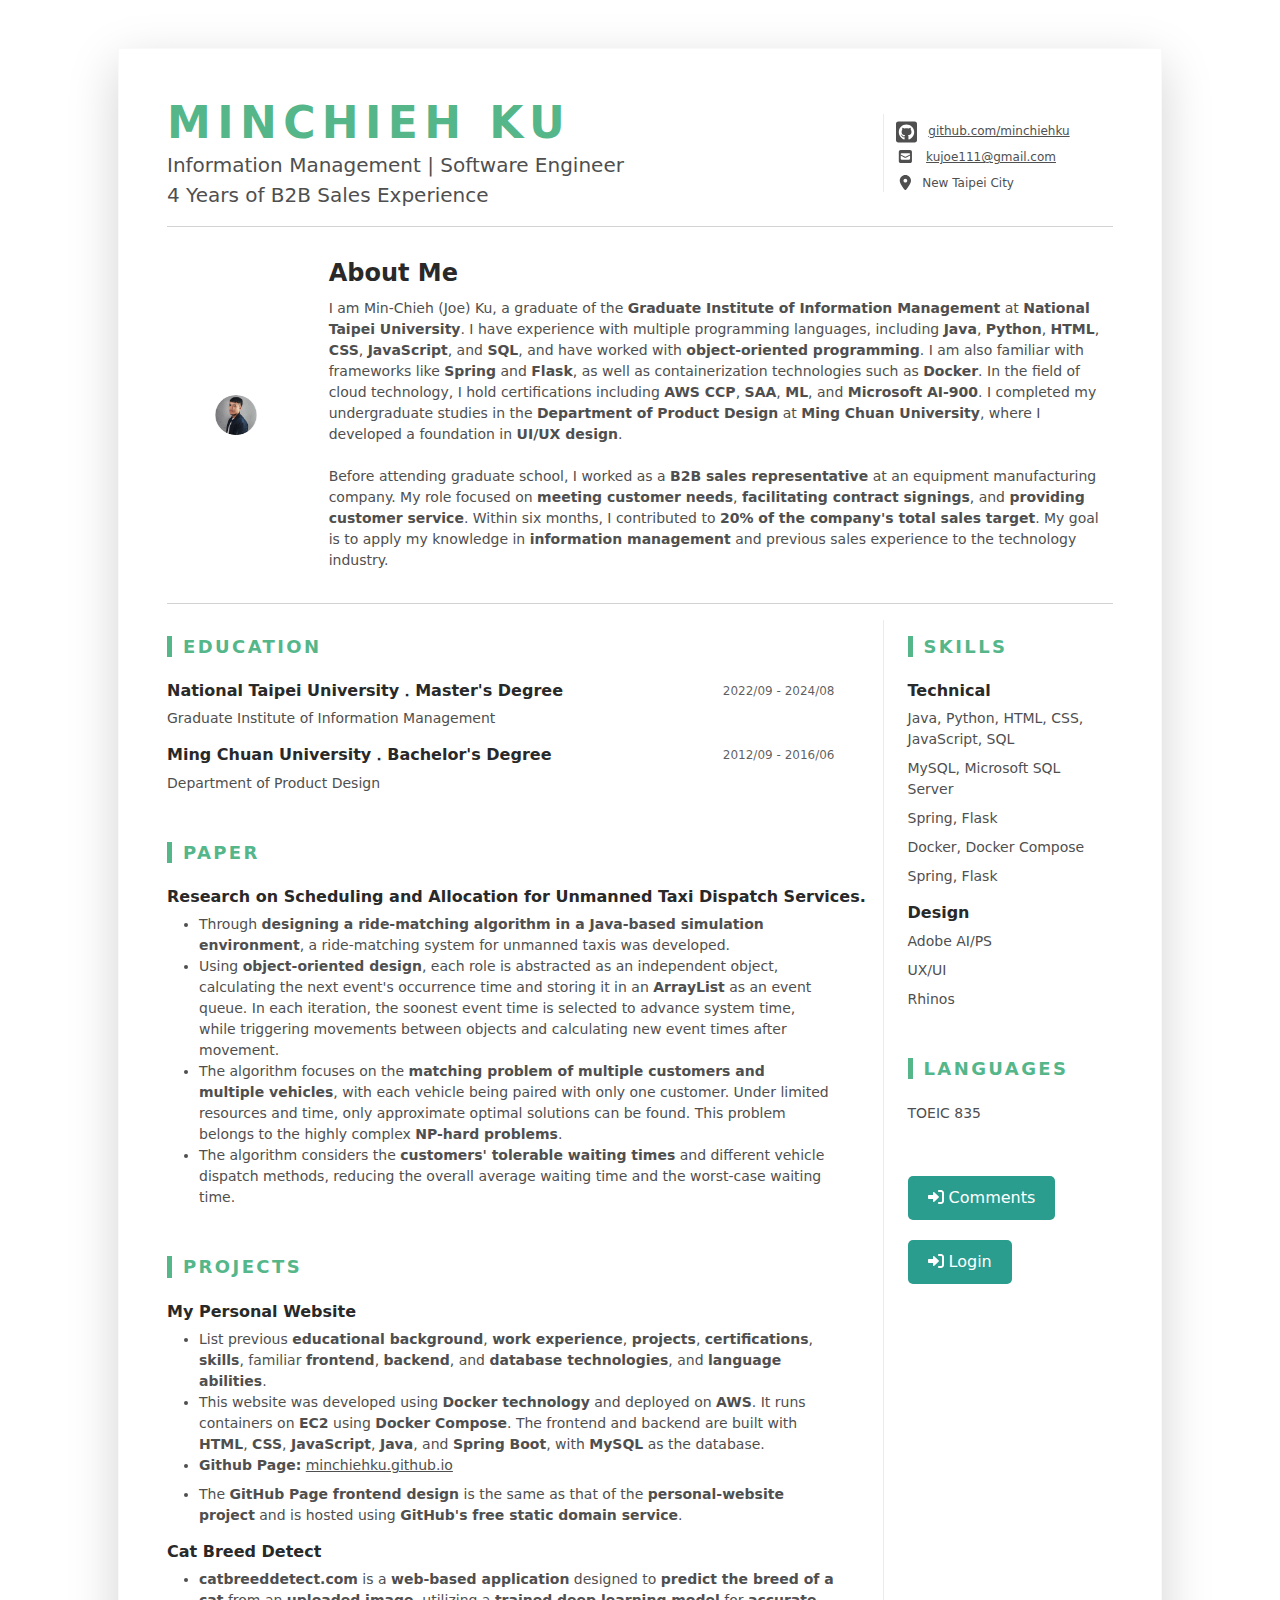
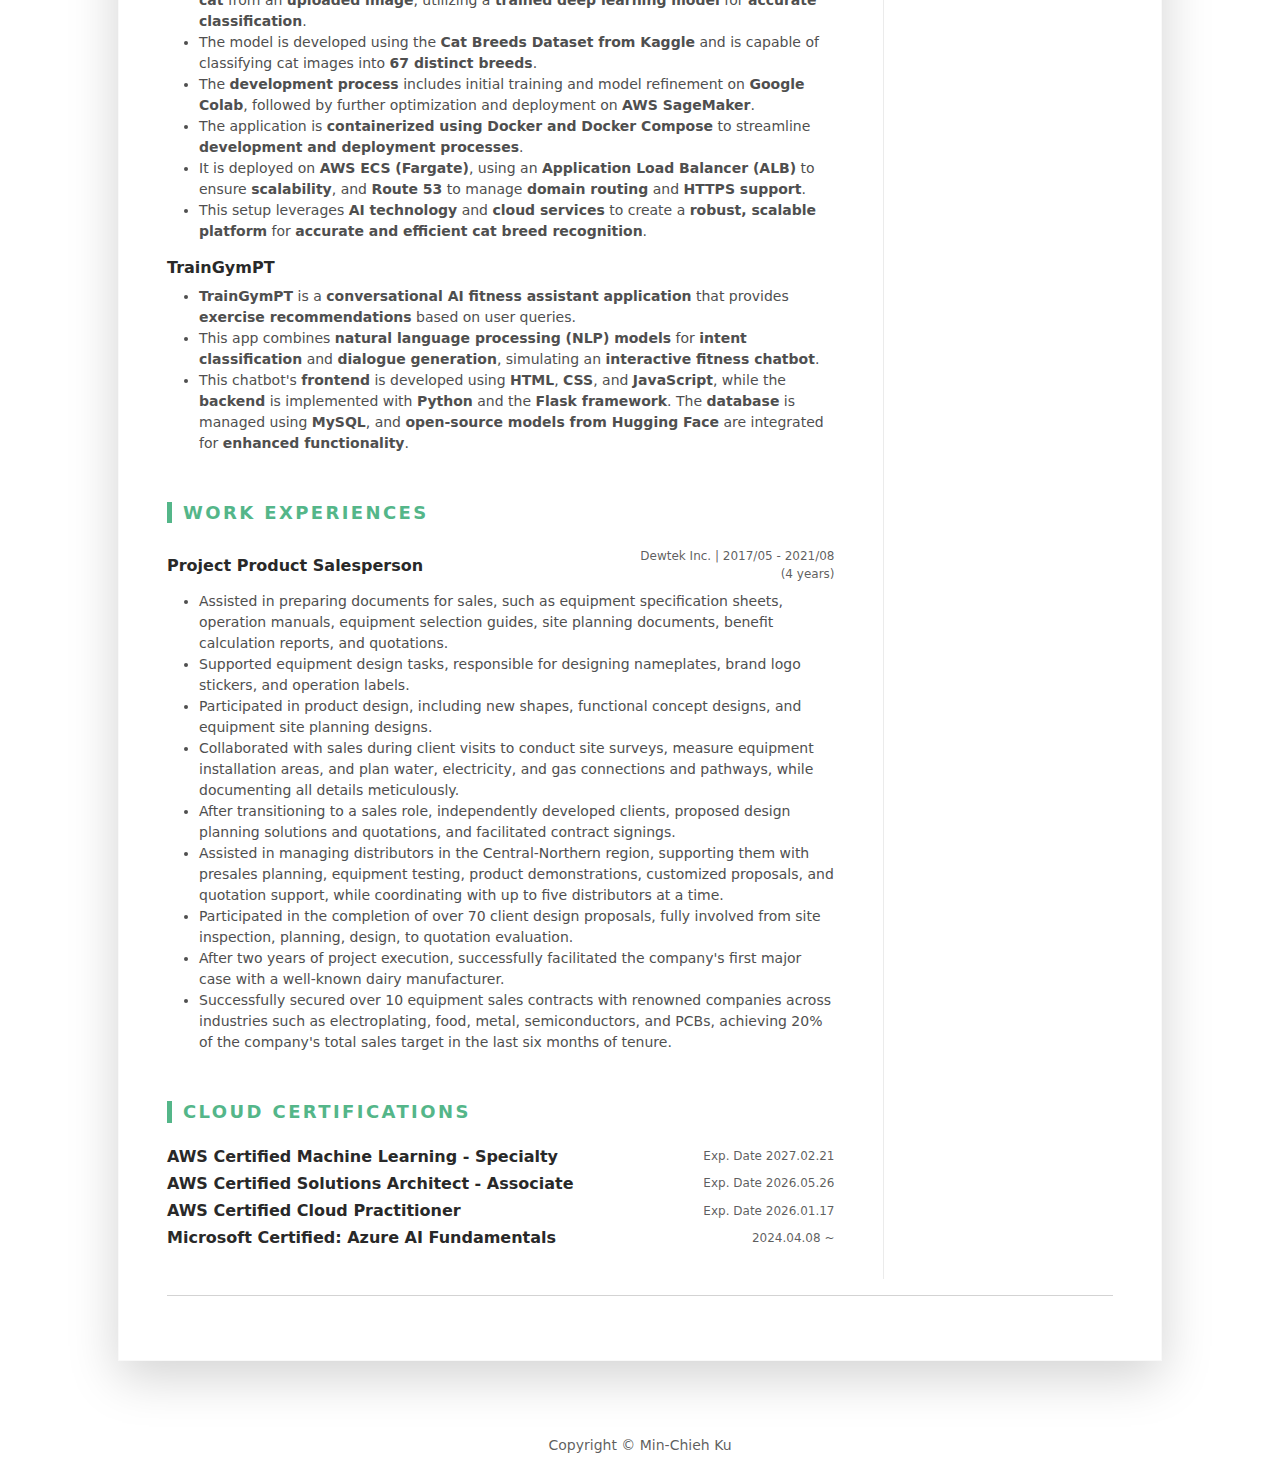
<file: src/main/resources/static/index.html>
<!DOCTYPE html>
<html lang="en">
<head>
    <title>MinChieh Ku Resume</title>

    <!-- Meta -->
    <meta charset="utf-8">
    <meta http-equiv="X-UA-Compatible" content="IE=edge">
    <meta name="viewport" content="width=device-width, initial-scale=1.0">
    <meta name="description" content="">
    <meta name="author" content="Xiaoying Riley at 3rd Wave Media">

    <!-- Google Fonts -->
    <link href="https://fonts.googleapis.com/css?family=Roboto:300,400,500,700,900" rel="stylesheet">

    <!-- FontAwesome JS-->
    <script defer src="assets/fontawesome/js/all.min.js"></script>

    <!-- Theme CSS -->
    <link id="theme-style" rel="stylesheet" href="assets/css/devresume.css">
    <!-- <link id="theme-style" rel="stylesheet" href="assets/css/indexStyles.css"> -->
</head>
<body>
    <div class="main-wrapper">
        <div class="container px-3 px-lg-5">
            <article class="resume-wrapper mx-auto theme-bg-light p-5 mb-5 my-5 shadow-lg">
                <div class="resume-header">
                    <div class="row align-items-center">
                        <div class="resume-title col-12 col-md-6 col-lg-8 col-xl-9">
                            <h2 class="resume-name mb-0 text-uppercase">MinChieh Ku</h2>
                            <div class="resume-tagline mb-3 mb-md-0">Information Management | Software Engineer</div>
                            <div class="resume-tagline mb-3 mb-md-0">4 Years of B2B Sales Experience</div>
                        </div>
                        <div class="resume-contact col-12 col-md-6 col-lg-4 col-xl-3">
                            <ul class="list-unstyled mb-0">
                                <li class="mb-2">
                                    <i class="fab fa-github-square fa-2x me-2" data-fa-transform="down-4"></i>
                                    <a class="resume-link" href="https://github.com/minchiehku" target="_blank">github.com/minchiehku</a>
                                </li>
                                <li class="mb-2">
                                    <i class="fas fa-envelope-square fa-fw fa-lg me-2"></i>
                                    <a class="resume-link" href="mailto:kujoe111@gmail.com">kujoe111@gmail.com</a>
                                </li>
                        
                                <li class="mb-0">
                                    <i class="fas fa-map-marker-alt fa-fw fa-lg me-2"></i>New Taipei City
                                </li>
                                
                            </ul>
                        </div>
                    </div>
                </div>

                <hr>

                <div class="resume-intro py-3">
                    <div class="row align-items-center">
                        <div class="col-12 col-md-3 col-xl-2 text-center">
                            <div class="p-5">
                                <img class="img-fluid rounded-circle" src="assets/images/resume-profile.PNG" alt="Profile Image" />
                            </div>
                        </div>
                        <div class="col text-start">
                            <h2 style="font-size: 24px; font-weight: bold; margin-bottom: 10px;">About Me</h2>
                            <p class="mb-0">
								I am Min-Chieh (Joe) Ku, a graduate of the <strong>Graduate Institute of Information Management</strong> at <strong>National Taipei University</strong>. I have experience with multiple programming languages, including <strong>Java</strong>, <strong>Python</strong>, <strong>HTML</strong>, <strong>CSS</strong>, <strong>JavaScript</strong>, and <strong>SQL</strong>, and have worked with <strong>object-oriented programming</strong>. I am also familiar with frameworks like <strong>Spring</strong> and <strong>Flask</strong>, as well as containerization technologies such as <strong>Docker</strong>. In the field of cloud technology, I hold certifications including <strong>AWS CCP</strong>, <strong>SAA</strong>, <strong>ML</strong>, and <strong>Microsoft AI-900</strong>. I completed my undergraduate studies in the <strong>Department of Product Design</strong> at <strong>Ming Chuan University</strong>, where I developed a foundation in <strong>UI/UX design</strong>.
                                <br><br>
								Before attending graduate school, I worked as a <strong>B2B sales representative</strong> at an equipment manufacturing company. My role focused on <strong>meeting customer needs</strong>, <strong>facilitating contract signings</strong>, and <strong>providing customer service</strong>. Within six months, I contributed to <strong>20% of the company's total sales target</strong>. My goal is to apply my knowledge in <strong>information management</strong> and previous sales experience to the technology industry.
                            </p>
                        </div>
                    </div>
                </div>

                <hr>

                <div class="resume-body">
                    <div class="row">
                        <div class="resume-main col-12 col-lg-8 col-xl-9 pe-0 pe-lg-5">
                            <!-- Education Section -->
                            <section class="project-section py-3">
                                <h3 class="text-uppercase resume-section-heading mb-4">Education</h3>
                                <div class="item mb-3">
                                    <div class="item-heading row align-items-center mb-2">
                                        <h4 class="item-title col-12 col-md-6 col-lg-8 mb-2 mb-md-0">
                                            National Taipei University．Master's Degree
                                        </h4>
                                        <div class="item-meta col-12 col-md-6 col-lg-4 text-muted text-start text-md-end">
                                            2022/09 - 2024/08
                                        </div>
                                    </div>
                                    <div class="item-content">
                                        <p>Graduate Institute of Information Management</p>
                                    </div>
                                </div>
                                <div class="item">
                                    <div class="item-heading row align-items-center mb-2">
                                        <h4 class="item-title col-12 col-md-6 col-lg-8 mb-2 mb-md-0">
                                            Ming Chuan University．Bachelor's Degree
                                        </h4>
                                        <div class="item-meta col-12 col-md-6 col-lg-4 text-muted text-start text-md-end">
                                            2012/09 - 2016/06
                                        </div>
                                    </div>
                                    <div class="item-content">
                                        <p>Department of Product Design</p>
                                    </div>
                                </div>
                            </section>

                            <!-- Paper Section -->
                            <section class="paper-section py-3">
                                <h3 class="text-uppercase resume-section-heading mb-4">Paper</h3>
                                <div class="item mb-3">
                                    <div class="item-heading row align-items-center mb-2">
                                        <h4 class="item-title col-12 col-md-6 col-lg-8 mb-2 mb-md-0">
                                            <nobr>Research on Scheduling and Allocation for Unmanned Taxi Dispatch Services.</nobr>
                                        </h4>
                                    </div>
                                    <div class="item-content">
                                        <ul class="resume-list">
                                            <li>
                                                Through <strong>designing a ride-matching algorithm in a Java-based simulation environment</strong>, a ride-matching system for unmanned taxis was developed.
                                            </li>
                                            <li>
                                                Using <strong>object-oriented design</strong>, each role is abstracted as an independent object, calculating the next event's occurrence time and storing it in an <strong>ArrayList</strong> as an event queue. In each iteration, the soonest event time is selected to advance system time, while triggering movements between objects and calculating new event times after movement.
                                            </li>
                                            <li>
                                                The algorithm focuses on the <strong>matching problem of multiple customers and multiple vehicles</strong>, with each vehicle being paired with only one customer. Under limited resources and time, only approximate optimal solutions can be found. This problem belongs to the highly complex <strong>NP-hard problems</strong>.
                                            </li>
                                            <li>
                                                The algorithm considers the <strong>customers' tolerable waiting times</strong> and different vehicle dispatch methods, reducing the overall average waiting time and the worst-case waiting time.
                                            </li>
                                        </ul>
                                    </div>
                                </div>
                            </section>

                            <!-- Projects Section -->
                            <section class="paper-section py-3">
                                <h3 class="text-uppercase resume-section-heading mb-4">Projects</h3>
                                <div class="item mb-3">
                                    <!-- Project 1 -->
                                    <div class="item-heading row align-items-center mb-2">
                                        <h4 class="item-title col-12 col-md-6 col-lg-8 mb-2 mb-md-0">
                                            <nobr>My Personal Website</nobr>
                                        </h4>
                                    </div>
                                    <div class="item-content">
                                        <ul class="resume-list">
                                            <li>
                                                List previous <strong>educational background</strong>, <strong>work experience</strong>, <strong>projects</strong>, <strong>certifications</strong>, <strong>skills</strong>, familiar <strong>frontend</strong>, <strong>backend</strong>, and <strong>database technologies</strong>, and <strong>language abilities</strong>.
                                            </li>
                                            <li>
                                                This website was developed using <strong>Docker technology</strong> and deployed on <strong>AWS</strong>. It runs containers on <strong>EC2</strong> using <strong>Docker Compose</strong>. The frontend and backend are built with <strong>HTML</strong>, <strong>CSS</strong>, <strong>JavaScript</strong>, <strong>Java</strong>, and <strong>Spring Boot</strong>, with <strong>MySQL</strong> as the database.
                                            </li>
                                            <li class="mb-2">
                                                <strong>Github Page:</strong>
                                                <a class="resume-link" href="https://minchiehku.github.io/">minchiehku.github.io</a>
                                            </li>
                                            <li>
                                                The <strong>GitHub Page frontend design</strong> is the same as that of the <strong>personal-website project</strong> and is hosted using <strong>GitHub's free static domain service</strong>.
                                            </li>                                            
                                        </ul>
                                    </div>

                                    <!-- Project 2 -->
                                    <div class="item-heading row align-items-center mb-2">
                                        <h4 class="item-title col-12 col-md-6 col-lg-8 mb-2 mb-md-0">
                                            <nobr>Cat Breed Detect</nobr>
                                        </h4>
                                    </div>
                                    <div class="item-content">
                                        <ul class="resume-list">
                                            <li>
                                                <strong>catbreeddetect.com</strong> is a <strong>web-based application</strong> designed to <strong>predict the breed of a cat</strong> from an <strong>uploaded image</strong>, utilizing a <strong>trained deep learning model</strong> for <strong>accurate classification</strong>.
                                            </li>
                                            <li>
                                                The model is developed using the <strong>Cat Breeds Dataset from Kaggle</strong> and is capable of classifying cat images into <strong>67 distinct breeds</strong>.
                                            </li>
                                            <li>
                                                The <strong>development process</strong> includes initial training and model refinement on <strong>Google Colab</strong>, followed by further optimization and deployment on <strong>AWS SageMaker</strong>.
                                            </li>
                                            <li>
                                                The application is <strong>containerized using Docker and Docker Compose</strong> to streamline <strong>development and deployment processes</strong>.
                                            </li>
                                            <li>
                                                It is deployed on <strong>AWS ECS (Fargate)</strong>, using an <strong>Application Load Balancer (ALB)</strong> to ensure <strong>scalability</strong>, and <strong>Route 53</strong> to manage <strong>domain routing</strong> and <strong>HTTPS support</strong>.
                                            </li>
                                            <li>
                                                This setup leverages <strong>AI technology</strong> and <strong>cloud services</strong> to create a <strong>robust, scalable platform</strong> for <strong>accurate and efficient cat breed recognition</strong>.
                                            </li>                                            
                                        </ul>
                                    </div>

									<!-- Project 3 -->
									<div class="item-heading row align-items-center mb-2">
										<h4 class="item-title col-12 col-md-6 col-lg-8 mb-2 mb-md-0">
											<nobr>TrainGymPT</nobr>
										</h4>
									</div>
									<div class="item-content">
										<ul class="resume-list">
                                            <li>
                                                <strong>TrainGymPT</strong> is a <strong>conversational AI fitness assistant application</strong> that provides <strong>exercise recommendations</strong> based on user queries.
                                            </li>
                                            <li>
                                                This app combines <strong>natural language processing (NLP) models</strong> for <strong>intent classification</strong> and <strong>dialogue generation</strong>, simulating an <strong>interactive fitness chatbot</strong>.
                                            </li>
                                            <li>
                                                This chatbot's <strong>frontend</strong> is developed using <strong>HTML</strong>, <strong>CSS</strong>, and <strong>JavaScript</strong>, while the <strong>backend</strong> is implemented with <strong>Python</strong> and the <strong>Flask framework</strong>. The <strong>database</strong> is managed using <strong>MySQL</strong>, and <strong>open-source models from Hugging Face</strong> are integrated for <strong>enhanced functionality</strong>.
                                            </li>                                            
										</ul>
									</div>

                                </div>
                            </section>

                            <!-- Work Experiences Section -->
                            <section class="work-section py-3">
                                <h3 class="text-uppercase resume-section-heading mb-4">Work Experiences</h3>
                                <div class="item mb-3">
                                    <div class="item-heading row align-items-center mb-2">
                                        <h4 class="item-title col-12 col-md-6 col-lg-8 mb-2 mb-md-0">
                                            Project Product Salesperson
                                        </h4>
                                        <div class="item-meta col-12 col-md-6 col-lg-4 text-muted text-start text-md-end">
                                            Dewtek Inc. | 2017/05 - 2021/08 (4 years)
                                        </div>
                                    </div>
                                    <div class="item-content">
                                        <ul class="resume-list">
                                            <li>
                                                Assisted in preparing documents for sales, such as equipment specification sheets, operation manuals, equipment selection guides, site planning documents, benefit calculation reports, and quotations.
                                            </li>
                                            <li>
                                                Supported equipment design tasks, responsible for designing nameplates, brand logo stickers, and operation labels.
                                            </li>
                                            <li>
                                                Participated in product design, including new shapes, functional concept designs, and equipment site planning designs.
                                            </li>
                                            <li>
                                                Collaborated with sales during client visits to conduct site surveys, measure equipment installation areas, and plan water, electricity, and gas connections and pathways, while documenting all details meticulously.
                                            </li>
                                            <li>
                                                After transitioning to a sales role, independently developed clients, proposed design planning solutions and quotations, and facilitated contract signings.
                                            </li>
                                            <li>
                                                Assisted in managing distributors in the Central-Northern region, supporting them with presales planning, equipment testing, product demonstrations, customized proposals, and quotation support, while coordinating with up to five distributors at a time.
                                            </li>
                                            <li>
                                                Participated in the completion of over 70 client design proposals, fully involved from site inspection, planning, design, to quotation evaluation.
                                            </li>
                                            <li>
                                                After two years of project execution, successfully facilitated the company's first major case with a well-known dairy manufacturer.
                                            </li>
                                            <li>
                                                Successfully secured over 10 equipment sales contracts with renowned companies across industries such as electroplating, food, metal, semiconductors, and PCBs, achieving 20% of the company's total sales target in the last six months of tenure.
                                            </li>
                                        </ul>
                                    </div>
                                </div>
                            </section>

                            <!-- Cloud Certifications Section -->
                            <section class="project-section py-3">
                                <h3 class="text-uppercase resume-section-heading mb-4">Cloud Certifications</h3>
                                <div class="item mb-3">
                                    <div class="item-heading row align-items-center mb-2">
                                        <h4 class="item-title col-12 col-md-6 col-lg-8 mb-2 mb-md-0">
                                            AWS Certified Machine Learning - Specialty
                                        </h4>
                                        <div class="item-meta col-12 col-md-6 col-lg-4 text-muted text-start text-md-end">
                                            Exp. Date 2027.02.21
                                        </div>
                                    </div>
                                    <div class="item-heading row align-items-center mb-2">
                                        <h4 class="item-title col-12 col-md-6 col-lg-8 mb-2 mb-md-0">
                                            AWS Certified Solutions Architect - Associate
                                        </h4>
                                        <div class="item-meta col-12 col-md-6 col-lg-4 text-muted text-start text-md-end">
                                            Exp. Date 2026.05.26
                                        </div>
                                    </div>
                                    <div class="item-heading row align-items-center mb-2">
                                        <h4 class="item-title col-12 col-md-6 col-lg-8 mb-2 mb-md-0">
                                            AWS Certified Cloud Practitioner
                                        </h4>
                                        <div class="item-meta col-12 col-md-6 col-lg-4 text-muted text-start text-md-end">
                                            Exp. Date 2026.01.17
                                        </div>
                                    </div>
                                    <div class="item-heading row align-items-center mb-2">
                                        <h4 class="item-title col-12 col-md-6 col-lg-8 mb-2 mb-md-0">
                                            Microsoft Certified: Azure AI Fundamentals
                                        </h4>
                                        <div class="item-meta col-12 col-md-6 col-lg-4 text-muted text-start text-md-end">
                                            2024.04.08 ~
                                        </div>
                                    </div>
                                </div>
                            </section>
                        </div>

                        <!-- Sidebar -->
                        <aside class="resume-aside col-12 col-lg-4 col-xl-3 px-lg-4 pb-lg-4">
                            <!-- Skills Section -->
                            <section class="skills-section py-3">
                                <h3 class="text-uppercase resume-section-heading mb-4">Skills</h3>
                                <div class="item">
                                    <h4 class="item-title">Technical</h4>
                                    <ul class="list-unstyled resume-skills-list">
                                        <li class="mb-2">Java, Python, HTML, CSS, JavaScript, SQL</li>
                                        <li class="mb-2">MySQL, Microsoft SQL Server</li>
                                        <li class="mb-2">Spring, Flask</li>
                                        <li class="mb-2">Docker, Docker Compose</li>
                                        <li class="mb-2">Spring, Flask</li>
                                    </ul>
                                </div>
                                <div class="item">
                                    <h4 class="item-title">Design</h4>
                                    <ul class="list-unstyled resume-skills-list">
                                        <li class="mb-2">Adobe AI/PS</li>
                                        <li class="mb-2">UX/UI</li>
                                        <li class="mb-2">Rhinos</li>
                                    </ul>
                                </div>
                            </section>

                            <!-- Languages Section -->
                            <section class="languages-section py-3">
                                <h3 class="text-uppercase resume-section-heading mb-4">Languages</h3>
                                <ul class="list-unstyled resume-education-list">
                                    <li class="mb-3">
                                        <div class="resume-degree font-weight-bold">TOEIC 835</div>
                                    </li>
                                </ul>
                            </section>

                            <!-- Comments Button -->
                            <div style="text-align: left; margin-top: 20px;">
                                <a href="/comments.html">
                                    <button style="background-color: #2A9D8F; color: white; padding: 10px 20px; border: none; border-radius: 5px; cursor: pointer;">
                                        <i class="fas fa-sign-in-alt"></i> Comments
                                    </button>
                                </a>
                            </div>

                            <!-- Login Button -->
                            <div style="text-align: left; margin-top: 20px;">
                                <a href="login.html">
                                    <button style="background-color: #2A9D8F; color: white; padding: 10px 20px; border: none; border-radius: 5px; cursor: pointer;">
                                        <i class="fas fa-sign-in-alt"></i> Login
                                    </button>
                                </a>
                            </div>
                        </aside>
                    </div>
                </div>

                <hr>

            </article>
        </div>

        <footer class="footer text-center py-4">
            <small class="copyright text-muted">Copyright © Min-Chieh Ku</small>
        </footer>
    </div>
</body>
</html>
</file>
<file: src/main/resources/static/assets/css/indexStyles.css>
:root {
    --bs-primary: #54B689;
    --bs-secondary: #4f4f4f;
    --bs-body-font-family: system-ui, -apple-system, "Segoe UI", Roboto, "Helvetica Neue", Arial, sans-serif;
    --bs-body-font-size: 1rem;
    --bs-body-color: #292929;
    --bs-link-color: #54B689;
    --bs-link-hover-color: #43926e;
    --bs-border-color: #a9a9a9;
}

body {
    font-family: var(--bs-body-font-family);
    font-size: var(--bs-body-font-size);
    color: var(--bs-body-color);
    background-color: #fff;
    margin: 0;
}

h1, h2, h3, h4, h5, h6 {
    font-weight: 500;
    color: var(--bs-body-color);
}

.btn-primary {
    background-color: var(--bs-primary);
    border-color: var(--bs-primary);
}

.btn-outline-primary {
    color: var(--bs-primary);
    border-color: var(--bs-primary);
}

a {
    color: var(--bs-link-color);
    text-decoration: none;
}
a:hover {
    color: var(--bs-link-hover-color);
}

hr {
    border-top: 1px solid var(--bs-border-color);
    opacity: 0.25;
}

.list-group-item.active {
    color: #fff;
    background-color: var(--bs-secondary);
    border-color: var(--bs-secondary);
}

.list-unstyled,
.list-inline {
    padding-left: 0;
    list-style: none;
}

/* Typography */
.text-center {
    text-align: center;
}

.font-monospace {
    font-family: var(--bs-font-monospace);
}

.fs-5 {
    font-size: 1.25rem;
}

.lead {
    font-size: 1.25rem;
    font-weight: 300;
}

.display-1 {
    font-size: 5rem;
    font-weight: 300;
}

/* Section styles */
.resume-wrapper {
    border: 1px solid rgba(0, 0, 0, 0.025);
}

.resume-section-heading {
    position: relative;
    padding-left: 1rem;
    font-size: 1.125rem;
    letter-spacing: 0.15rem;
    color: #54B689;
}

.resume-section-heading::before {
    content: "";
    display: inline-block;
    width: 5px;
    height: 100%;
    background: #54B689;
    position: absolute;
    left: 0;
    top: 0;
}

.resume-name {
    font-size: 2.75rem;
    font-weight: 900;
    letter-spacing: 0.4rem;
    color: #54B689;
}

.resume-tagline {
    font-size: 1.25rem;
    font-weight: 300;
}

.resume-contact {
    border-left: 1px solid rgba(0, 0, 0, 0.08);
    font-size: 0.75rem;
}

.resume-aside .item {
    font-size: 0.875rem;
}

.resume-main .item-title {
    font-size: 1rem;
}

.resume-main .item-meta {
    font-size: 0.75rem;
}

.resume-main .item-content {
    font-size: 0.875rem;
}

.resume-aside {
    border-left: 1px solid rgba(0, 0, 0, 0.08);
}

.resume-aside .item-title {
    font-size: 1rem;
}

.resume-lang-list,
.resume-interests-list,
.resume-education-list,
.resume-awards-list {
    font-size: 0.875rem;
}

.resume-social-list {
    font-size: 0.75rem;
}

.fa-heart {
    color: #fb866a;
}

/* Custom link styles */
a.resume-link {
    color: #4f4f4f;
}

a.resume-link:hover {
    color: #54B689;
}

.resume-profile-image {
    max-width: 120px;
}

.resume-intro {
    font-size: 0.875rem;
}

@media (max-width: 991.98px) {
    .resume-aside {
        border-left: 0;
    }
}

@media (max-width: 767.98px) {
    .resume-contact {
        border-left: 0;
    }
}
</file>
